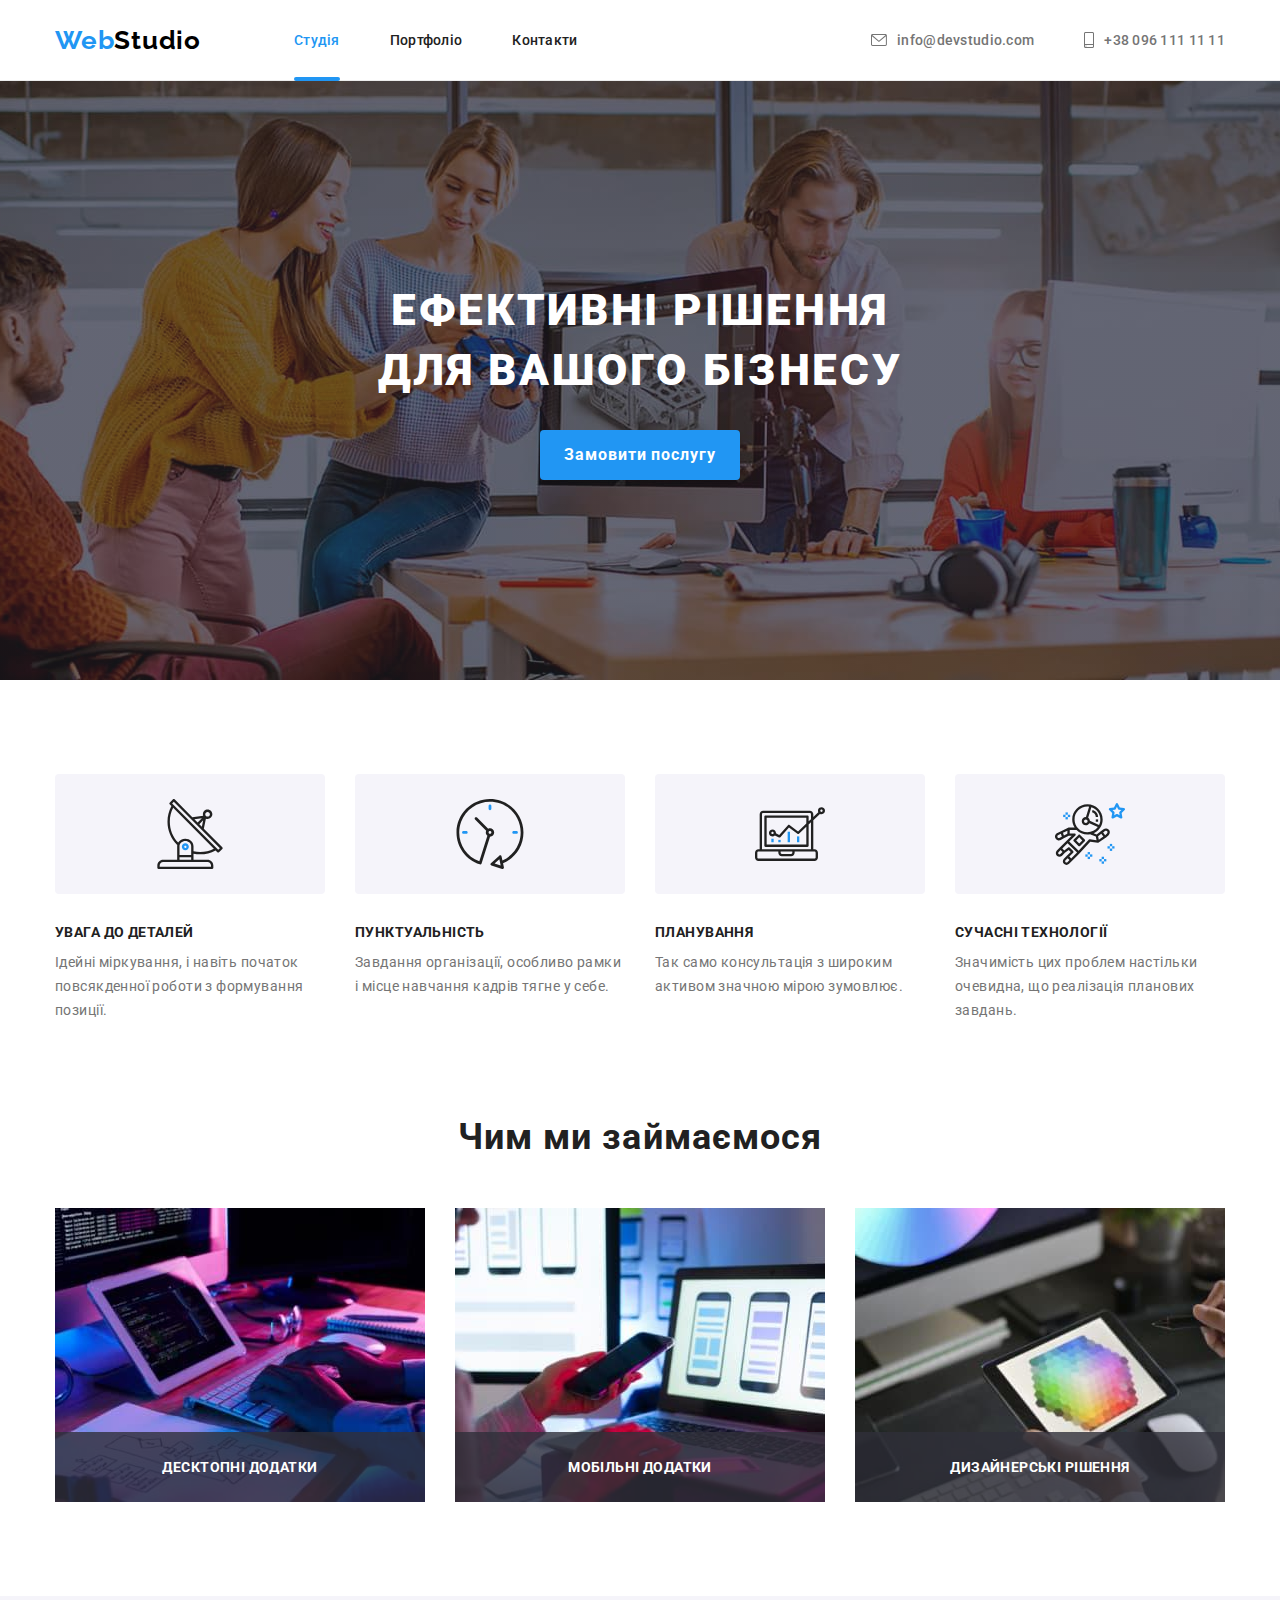
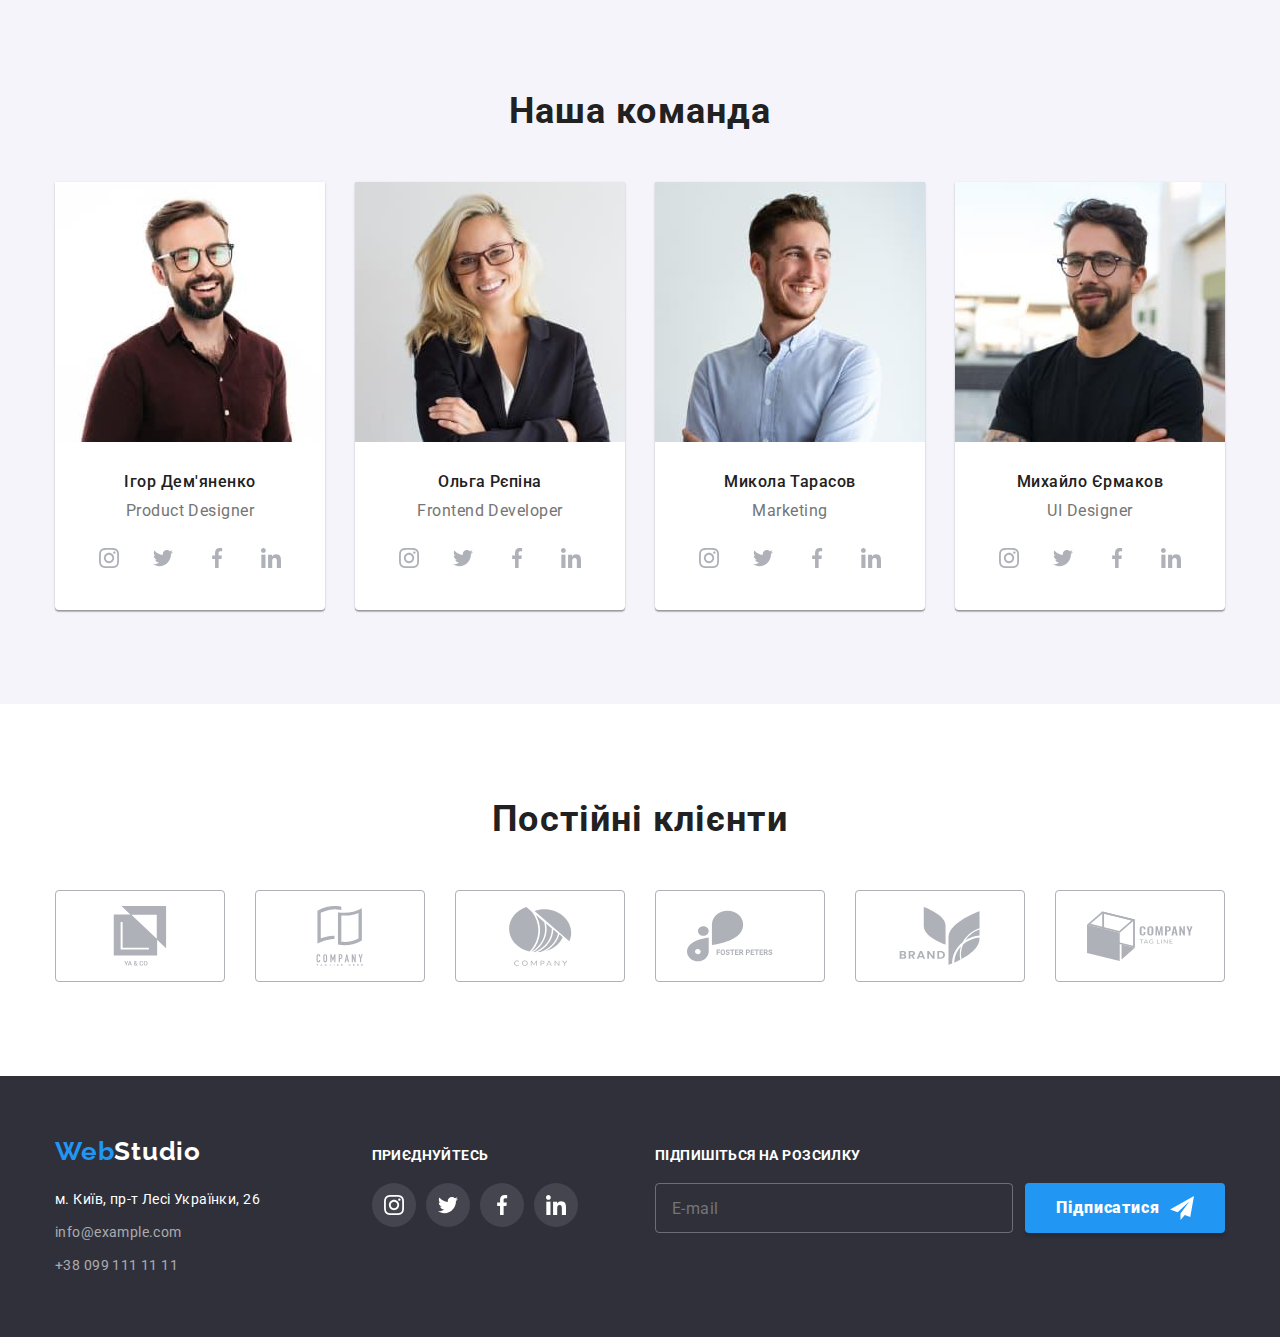
<file: index.html>
<!DOCTYPE html>
<html lang="ru">
<head>
    <meta charset="UTF-8">
    <meta http-equiv="X-UA-Compatible" content="IE=edge">
    <meta name="viewport" content="width=device-width, initial-scale=1.0">
    <title>WebStudio</title>
    <link rel="preconnect" href="https://fonts.googleapis.com">
    <link rel="preconnect" href="https://fonts.gstatic.com" crossorigin>
    <link href="https://fonts.googleapis.com/css2?family=Raleway:wght@700&family=Roboto:wght@400;500;700;900&display=swap"
        rel="stylesheet">
    <link rel="stylesheet" href="https://cdn.jsdelivr.net/npm/modern-normalize@1.1.0/modern-normalize.min.css">
    <link rel="stylesheet" href="./css/reset.css">
    <link rel="stylesheet" href="./css/main.min.css">
</head>
    <body class="page">
        <!--===============Шапка сайту============-->
         <header class="header">
            <div class="container container--header">
                
                    <a href="./index.html" lang="en" class="logo">Web<span class="logo__studio-header">Studio</span> </a>
                    <nav class="navigation">
                    <ul class="site-nav">
                    <li class="site-nav__item"><a class="site-nav__link site-nav__link--current" href=""> Студія</a> </li>
                    <li class="site-nav__item"><a class="site-nav__link" href="./portfolio.html"> Портфоліо</a> </li>
                    <li class="site-nav__item"><a class="site-nav__link" href=""> Контакти</a> </li>
             </ul>
            </nav>
            <ul class="contacts">
            <li class="contacts__item">
                <a href="mailto:info@devstudio.com" class="contacts__link">
                <svg class="contacts__icon" width="16" height="12"> 
                <use href="./images/icons/icons.svg#icon-envelopemail"></use>
            </svg>
            info@devstudio.com
        </a>
    </li>
            <li class="contacts__item">
                <a href="tel:+380961111111" class="contacts__link">
                <svg class="contacts__icon" width="10" height="16">
                    <use href="./images/icons/icons.svg#icon-smartphone"></use>
                </svg> 
                +38 096 111 11 11
            </a>
        </li>
        </ul>
         <button type="button" class="menu-open-button" data-menu-open>
            <svg class="menu-open-button__icon" width="24" height="16">
                <use href="./images/icons/icons.svg#icon-mob-menu"></use>
            </svg>
        </button>
         </div>
                 <div class="backdrop is-hidden" data-menu>
            <div class="mob-menu">
                <div class="mob-menu__content">
                    <ul class="mob-menu__list">
                        <li class="mob-menu__item">
                            <a href="./index.html" class="mob-menu__link mob-menu__link--current">Студия</a>
                        </li>
                        <li class="mob-menu__item">
                            <a href="./portfolio.html" class="mob-menu__link">Портфолио</a>
                        </li>
                        <li class="mob-menu__item">
                            <a href="" class="mob-menu__link">Контакты</a>
                        </li>
                    </ul>
                    <div class="mob-menu__bottom">
                        <a href="tel:+380961111111" class="mob-menu__tel">
                            +38 096 111 11 11
                        </a>
                        <a href="mailto:info@devstudio.com" class="mob-menu__email">
                            info@devstudio.com
                        </a>
                        <ul class="menu-socials-list">
                            <li class="menu-socials-list__item">
                                <a href="" class="menu-socials-list__link">Instagram</a>
                            </li>
                            <li class="menu-socials-list__item">
                                <a href="" class="menu-socials-list__link">Twitter</a>
                            </li>
                            <li class="menu-socials-list__item">
                                <a href="" class="menu-socials-list__link">Facebook</a>
                            </li>
                            <li class="menu-socials-list__item">
                                <a href="" class="menu-socials-list__link">LinkedIn</a>
                            </li>
                        </ul>
                    </div>
                </div>
                <button type="button" class="menu-close-button" data-menu-close>
                    <svg class="menu-close-button__icon" width="19" height="19">
                        <use href="./images/icons/icons.svg#icon-mob-menu-close"></use>
                    </svg>
                </button>
            </div>
        </div>
     </header>
         <!--================Основний контент(HERO)==============-->
         <main>
            <section class="hero">
                <div class="container container--hero">
                <h1 class="hero__title">Ефективні рішення<br/>для вашого бізнесу</h1>
                <button type="button" class="hero__button" data-modal-open>Замовити послугу</button>
            </div>
            </section>
            <!--============== Как мы работаем командой =========-->
            <section class="section section--features">
                <div class="container">
            <h2 class="section__title" hidden>Как мы работаем командой</h2>
            <ul class="features">
                <li class="features__item">
                    <div class="features__icon">
                        <svg width="70" height="70">
                            <use href="./images/icons/icons.svg#icon-antenna"></use>
                        </svg>
                    </div>
                <h3 class="features__title">УВАГА ДО ДЕТАЛЕЙ</h3>
                    <p class="features__desc">Ідейні міркування, і навіть початок повсякденної роботи з формування позиції.</p>
                </li>
                <li class="features__item">
                    <div class="features__icon">
                        <svg width="70" height="70">
                            <use href="./images/icons/icons.svg#icon-clock"></use>
                        </svg>
                    </div>
                    <h3 class="features__title">ПУНКТУАЛЬНІСТЬ</h3>
                    <p class="features__desc">Завдання організації, особливо рамки і місце навчання кадрів тягне у себе.</p>
                </li>
                <li class="features__item">
                    <div class="features__icon">
                        <svg width="70" height="70">
                            <use href="./images/icons/icons.svg#icon-diagram"></use>
                        </svg>
                    </div>
                    <h3 class="features__title">ПЛАНУВАННЯ</h3>
                    <p class="features__desc">Так само консультація з широким активом значною мірою зумовлює.</p>
                </li>
                <li class="features__item">
                    <div class="features__icon">
                        <svg width="70" height="70">
                            <use href="./images/icons/icons.svg#icon-astronaut"></use>
                        </svg>
                    </div>
                   <h3 class="features__title">СУЧАСНІ ТЕХНОЛОГІЇ</h3> 
                   <p class="features__desc">Значимість цих проблем настільки очевидна, що реалізація планових завдань.</p>
                </li>
            </ul>

        </div>
            </section>

            <section class="section section--works">
                <div class="container">
                    <h2 class="section-title">Чим ми займаємося</h2>
                    <ul class="works">
                        <li class="works__item">
                    <img
                    srcset="./images/works/box_1.jpg 1x,
                    ./images/works/box_1-2x.jpg 2x"
                    src="./images/works/box_1.jpg"
                    alt="Руки на клавіатурі перед планшетом"
                    width="370">
                    <div class="works__label">
                            <h3 class="works__title">Десктопні додатки</h3>
                        </div>
                        </li>
                        <li class="works__item">
                    <img
                    srcset="./images/works/box_2.jpg 1x,
                    ./images/works/box_2-2x.jpg 2x"
                    src="./images/works/box_2.jpg"
                    alt="В лівій руці смартфон, права рука - на тачпаді ноутбука. На екрані ноутбука макети смартфонів"
                    width="370">
                    <div class="works__label">
                            <h3 class="works__title">Мобільні додатки</h3>
                        </div>
                        </li>
                        <li class="works__item">
                    <img
                    srcset="./images/works/box_3.jpg 1x,
                    ./images/works/box_3-2x.jpg 2x"
                    src="./images/works/box_3.jpg"
                    alt="В лівій руці планшет, в правій маркер, руки знаходяться над комп'ютерним столом"
                    width="370">
                    <div class="works__label">
                            <h3 class="works__title">Дизайнерські рішення</h3>
                        </div>
                        </li>
                    </ul>
                </div>
         </section>

            <section class="section section--team">
                <div class="container">               
                     <h2 class="section-title">Наша команда</h2>
                    <ul class="team">
                        <li class="team__item">
                    <picture>
                        <source
                            srcset="
                                ./images/team/desktop/team_1.jpg 1x,
                                ./images/team/desktop/team_1-2x.jpg 2x
                            "
                            media="(min-width: 1200px)"
                        >
                        <source
                            srcset="
                                ./images/team/tablet/team_1_tab.jpg 1x,
                                ./images/team/tablet/team_1_tab-2x.jpg 2x
                            "
                            media="(min-width: 768px)"
                        >
                        <source
                            srcset="
                                ./images/team/mobile/team_1_mob.jpg 1x,
                                ./images/team/mobile/team_1_mob-2x.jpg 2x
                            "
                            media="(max-width: 767px)"
                        >                        
                        <img
                            src="./images/team/mobile/team_1_mob.jpg"
                            alt="Мужчина-шатен с бородой и в очках улыбается"
                            class="member-image">
                    </picture>                      
                            <div class="team__content">
                            <h3 class="team__title">Ігор Дем'яненко</h3>
                            <p lang="en" class="team__desc" >Product Designer</p>
                            <ul class="socials">
                                <li class="socials__item">
                                <a href="" class="socials__link">
                                        <svg class="socials__icon" width="20" height="20">
                                            <use href="./images/icons/icons.svg#icon-instagram"></use>
                                        </svg>
                                    </a>
                                </li>
                                <li class="socials__item">
                                <a href="" class="socials__link">
                                    <svg class="socials__icon" width="20" height="20">
                                        <use href="./images/icons/icons.svg#icon-twitter"></use>
                                    </svg>
                                </a>
                            </li>
                            <li class="socials__item">
                                <a href="" class="socials__link">
                                    <svg class="socials__icon" width="20" height="20">
                                        <use href="./images/icons/icons.svg#icon-facebook"></use>
                                    </svg>
                                </a>
                            </li>
                            <li class="socials__item">
                                <a href="" class="socials__link">
                                    <svg class="socials__icon" width="20" height="20">
                                        <use href="./images/icons/icons.svg#icon-linkedin"></use>
                                    </svg>
                                </a>
                            </li>
                            </ul>
                        </div>
                        </li>
                        <li class="team__item">
                    <picture>
                        <source
                            srcset="
                                ./images/team/desktop/team_2.jpg 1x,
                                ./images/team/desktop/team_2-2x.jpg 2x
                            "
                            media="(min-width: 1200px)"
                        >
                        <source
                            srcset="
                                ./images/team/tablet/team_2_tab.jpg 1x,
                                ./images/team/tablet/team_2_tab-2x.jpg 2x
                            "
                            media="(min-width: 768px)"
                        >
                        <source
                            srcset="
                                ./images/team/mobile/team_2_mob.jpg 1x,
                                ./images/team/mobile/team_2_mob-2x.jpg 2x
                            "
                            media="(max-width: 767px)"
                        >
                        <img
                            src="./images/team/mobile/team_2_mob.jpg"
                            alt="Жінка-блондинка в очках посміхається"
                            class="member-image">
                    </picture>
                            <div class="team__content">
                            <h3 class="team__title">Ольга Рєпіна</h3>
                            <p lang="en" class="team__desc">Frontend Developer</p>
                                <ul class="socials">
                                <li class="socials__item">
                                <a href="" class="socials__link">
                                        <svg class="socials__icon" width="20" height="20">
                                            <use href="./images/icons/icons.svg#icon-instagram"></use>
                                        </svg>
                                    </a>
                                </li>
                                <li class="socials__item">
                                <a href="" class="socials__link">
                                    <svg class="socials__icon" width="20" height="20">
                                        <use href="./images/icons/icons.svg#icon-twitter"></use>
                                    </svg>
                                </a>
                            </li>
                            <li class="socials__item">
                                <a href="" class="socials__link">
                                    <svg class="socials__icon" width="20" height="20">
                                        <use href="./images/icons/icons.svg#icon-facebook"></use>
                                    </svg>
                                </a>
                            </li>
                            <li class="socials__item">
                                <a href="" class="socials__link">
                                    <svg class="socials__icon" width="20" height="20">
                                        <use href="./images/icons/icons.svg#icon-linkedin"></use>
                                    </svg>
                                </a>
                            </li>
                            </ul>
                        </div>
                        </li>
                        <li class="team__item">
                    <picture>
                        <source
                            srcset="
                                ./images/team/desktop/team_3.jpg 1x,
                                ./images/team/desktop/team_3-2x.jpg 2x
                            "
                            media="(min-width: 1200px)"
                        >
                        <source
                            srcset="
                                ./images/team/tablet/team_3_tab.jpg 1x,
                                ./images/team/tablet/team_3_tab-2x.jpg 2x
                            "
                            media="(min-width: 768px)"
                        >
                        <source
                            srcset="
                                ./images/team/mobile/team_3_mob.jpg 1x,
                                ./images/team/mobile/team_3_mob-2x.jpg 2x
                            "
                            media="(max-width: 767px)"
                        >
                        <img
                            src="./images/team/mobile/team_3_mob.jpg"
                            alt="Чоловік-шатен посміхається, дивиться в сторону"
                            class="member-image">
                    </picture>
                           <div class="team__content">
                            <h3 class="team__title">Микола Тарасов</h3>
                            <p lang="en" class="team__desc">Marketing</p>
                                <ul class="socials">
                                <li class="socials__item">
                                <a href="" class="socials__link">
                                        <svg class="socials__icon" width="20" height="20">
                                            <use href="./images/icons/icons.svg#icon-instagram"></use>
                                        </svg>
                                    </a>
                                </li>
                                <li class="socials__item">
                                <a href="" class="socials__link">
                                    <svg class="socials__icon" width="20" height="20">
                                        <use href="./images/icons/icons.svg#icon-twitter"></use>
                                    </svg>
                                </a>
                            </li>
                            <li class="socials__item">
                                <a href="" class="socials__link">
                                    <svg class="socials__icon" width="20" height="20">
                                        <use href="./images/icons/icons.svg#icon-facebook"></use>
                                    </svg>
                                </a>
                            </li>
                            <li class="socials__item">
                                <a href="" class="socials__link">
                                    <svg class="socials__icon" width="20" height="20">
                                        <use href="./images/icons/icons.svg#icon-linkedin"></use>
                                    </svg>
                                </a>
                            </li>
                            </ul>
                        </div>
                        </li>
                        <li class="team__item">
                    <picture>
                        <source
                            srcset="
                                ./images/team/desktop/team_4.jpg 1x,
                                ./images/team/desktop/team_4-2x.jpg 2x
                            "
                            media="(min-width: 1200px)"
                        >
                        <source
                            srcset="
                                ./images/team/tablet/team_4_tab.jpg 1x,
                                ./images/team/tablet/team_4_tab-2x.jpg 2x
                            "
                            media="(min-width: 768px)"
                        >
                        <source
                            srcset="
                                ./images/team/mobile/team_4_mob.jpg 1x,
                                ./images/team/mobile/team_4_mob-2x.jpg 2x
                            "
                            media="(max-width: 767px)"
                        >                    
                        <img
                            src="./images/team/mobile/team_4.jpg"
                            alt="Чоловік-брюнет з бородою і в очках посміхається"
                            class="member-image">
                    </picture>
                    <div class="team__content">
                            <h3 class="team__title">Михайло Єрмаков</h3>
                            <p lang="en" class="team__desc">UI Designer</p>
                                <ul class="socials">
                                <li class="socials__item">
                                <a href="" class="socials__link">
                                        <svg class="socials__icon" width="20" height="20">
                                            <use href="./images/icons/icons.svg#icon-instagram"></use>
                                        </svg>
                                    </a>
                                </li>
                                <li class="socials__item">
                                <a href="" class="socials__link">
                                    <svg class="socials__icon" width="20" height="20">
                                        <use href="./images/icons/icons.svg#icon-twitter"></use>
                                    </svg>
                                </a>
                            </li>
                            <li class="socials__item">
                                <a href="" class="socials__link">
                                    <svg class="socials__icon" width="20" height="20">
                                        <use href="./images/icons/icons.svg#icon-facebook"></use>
                                    </svg>
                                </a>
                            </li>
                            <li class="socials__item">
                                <a href="" class="socials__link">
                                    <svg class="socials__icon" width="20" height="20">
                                        <use href="./images/icons/icons.svg#icon-linkedin"></use>
                                    </svg>
                                </a>
                            </li>
                            </ul>
                        </div>
                        </li>
                    </ul>
                </div>

            </section>

            <section class="section">
            <div class="container">
                <h2 class="section-title">Постійні клієнти</h2>
                <ul class="clients">
                    <li class="clients__item">
                        <a href="" class="clients__link">
                            <svg class="clients__icon" width="106" height="60">
                                <use href="./images/icons/icons.svg#icon-client-1"></use>
                            </svg>
                        </a>
                    </li>
                    <li class="clients__item">
                        <a href="" class="clients__link">
                            <svg class="clients__icon" width="106" height="60">
                                <use href="./images/icons/icons.svg#icon-client-2"></use>
                            </svg>
                        </a>
                    </li>
                    <li class="clients__item">
                        <a href="" class="clients__link">
                            <svg class="clients__icon" width="106" height="60">
                                <use href="./images/icons/icons.svg#icon-client-3"></use>
                            </svg>
                        </a>
                    </li>
                    <li class="clients__item">
                        <a href="" class="clients__link">
                            <svg class="clients__icon" width="106" height="60">
                                <use href="./images/icons/icons.svg#icon-client-4"></use>
                            </svg>
                        </a>
                    </li>
                    <li class="clients__item">
                        <a href="" class="clients__link">
                            <svg class="clients__icon" width="106" height="60">
                                <use href="./images/icons/icons.svg#icon-client-5"></use>
                            </svg>
                        </a>
                    </li>
                    <li class="clients__item">
                        <a href="" class="clients__link">
                            <svg class="clients__icon" width="106" height="60">
                                <use href="./images/icons/icons.svg#icon-client-6"></use>
                            </svg>
                        </a>
                    </li>
    
                 </ul>
             </div>
        </section>
         </main>
         <!--=======================Підвал(FOOTER)====================-->
         <footer>
            <div class="container container--footer">
                 <div class="footer-block">
            <a href="./index.html" lang="en" class="logo">Web<span class="logo__studio-footer">Studio</span></a>
            <address class="address">
            <ul class="address__list">
                <li class="address__item"><a class="address__map" href="https://goo.gl/maps/Gebt9AiKVz2ZTQdTA" target="_blank">м. Київ, пр-т Лесі Українки, 26</a></li>
                <li class="address__item"><a class="address__link" href="mailto:info@devstudio.com"> info@example.com</a></li>
                <li class="address__item"><a class="address__link" href="tel:+380991111111"> +38 099 111 11 11</a></li>
            </ul>
            </address>
        </div>
         <div class="footer-block">
                <h3 class="footer-block__subtitle">приєднуйтесь</h3>
                <ul class="socials">
                    <li class="socials__item">
                        <a href="" class="socials__link">
                            <svg class="socials__icon" width="20" height="20">
                                <use href="./images/icons/icons.svg#icon-instagram"></use>
                            </svg>
                        </a>
                    </li>
                    <li class="socials__item">
                        <a href="" class="socials__link">
                            <svg class="socials__icon" width="20" height="20">
                                <use href="./images/icons/icons.svg#icon-twitter"></use>
                            </svg>
                        </a>
                    </li>
                    <li class="socials__item">
                        <a href="" class="socials__link">
                            <svg class="socials__icon" width="20" height="20">
                                <use href="./images/icons/icons.svg#icon-facebook"></use>
                            </svg>
                        </a>
                    </li>
                    <li class="socials__item">
                        <a href="" class="socials__link">
                            <svg class="socials__icon" width="20" height="20">
                                <use href="./images/icons/icons.svg#icon-linkedin"></use>
                            </svg>
                        </a>
                    </li>
                </ul>
            </div>
            <div class="footer-block">
                <h3 class="footer-block__subtitle">Підпишіться на розсилку</h3>
                <form class="subscriprion-form" autocomplete="off">
                    <div class="subscriprion-form__email">
                        <input
                            type="email" 
                            class="subscriprion-form__input" 
                            name="email"
                            id="email"
                            placeholder="E-mail"
                            pattern="[a-z0-9._%+-]+@[a-z0-9.-]+\.[a-z]{2,}$"
                            title="Приклад правильної адреси електронної пошти: email@mail.com"
                            required
                        >
                        <label for="email" class="subscriprion-form__label visually-hidden">E-mail</label>
                    </div>
                    <button type="submit" class="subscription-button">
                        <b class="subscription-button__data">
                            Підписатися
                            <svg class="subscription-button__icon" width="24" height="24">
                                <use href="./images/icons/icons.svg#icon-send"></use>
                            </svg>
                        </b>
                    </button>
                </form>
            </div>
        </div>
         </footer>
       
<!--=-============= модальнe вікно======== -->
    <div class="backdrop is-hidden" data-modal>
        <div class="modal">
            <button type="button" class="close-button" data-modal-close>
                <svg class="close-button__icon" width="18" height="18">
                    <use href="./images/icons/icons.svg#icon-close"></use>
                </svg>
            </button>
            <h3 class="modal__title">Залиште свої дані, ми вам передзвонимо</h3>
            <form class="modal__form" autocomplete="on">
                <div class="modal__field">
                    <input
                        type="text"
                        class="modal__input"
                        name="modal-name"
                        id="modal__name"
                        required
                    >
                    <label for="modal__name" class="modal__label">Ім'я</label>
                    <svg class="modal__icon" width="18" height="18">
                        <use href="./images/icons/icons.svg#icon-form-person-black"></use>
                    </svg>
                </div>
                 <div class="modal__field">
                    <input
                        type="tel"
                        class="modal__input"
                        name="modal-tel"
                        id="modal__tel"
                        minlength="10"
                        required
                        >
                    <label for="modal__tel" class="modal__label">Телефон</label>
                    <svg class="modal__icon" width="18" height="18">
                        <use href="./images/icons/icons.svg#icon-form-phone-black"></use>
                    </svg>
                </div>
                <div class="modal__field">
                    <input
                        type="email"
                        class="modal__input"
                        name="modal-email"
                        id="modal__email"
                        pattern="[a-z0-9._%+-]+@[a-z0-9.-]+\.[a-z]{2,}$"
                        title="Приклад правильної адреси електронної пошти: email@mail.com"
                        required
                        >
                    <label for="modal__email" class="modal__label">Пошта</label>
                    <svg class="modal__icon" width="18" height="18">
                        <use href="./images/icons/icons.svg#icon-form-email-black"></use>
                    </svg>
                </div>
                 <div class="modal__field">
                    <textarea
                        class="modal__input comment"
                        name="modal-comment"
                        id="modal__comment"
                        placeholder="Введіть текст"
                        ></textarea>
                    <label for="modal__comment" class="modal__label">Коментар</label>
                </div>
                <div class="modal__agreement">
                    <label for="modal__checkbox" class="modal__checkbox__label">
                        <input
                            type="checkbox"
                            class="modal__checkbox visually-hidden"
                            name="agreement-for-subscription"
                            id="modal__checkbox"
                            value="yes"
                            required
                        >
                        <svg class="modal__checkbox__icon" width="16" height="15">
                            <use href="./images/icons/icons.svg#icon-checkbox"></use>
                        </svg>
                        <b lang="uk">Погоджуюся з розсилкою та приймаю <a href="" class="agreement-link">Умови договору</a></b>
                    </label>                   
                </div>
                <button type="submit" class="modal__button">
                        Відправити
                </button>
            </form>
        </div>
    </div>

<!-- скрипт модального вікна -->
    <script src="./js/modal.js"></script>
<!-- скрипт мобільного меню -->
    <script src="./js/mobile-menu.js"></script>

 </body>
</html>
</file>
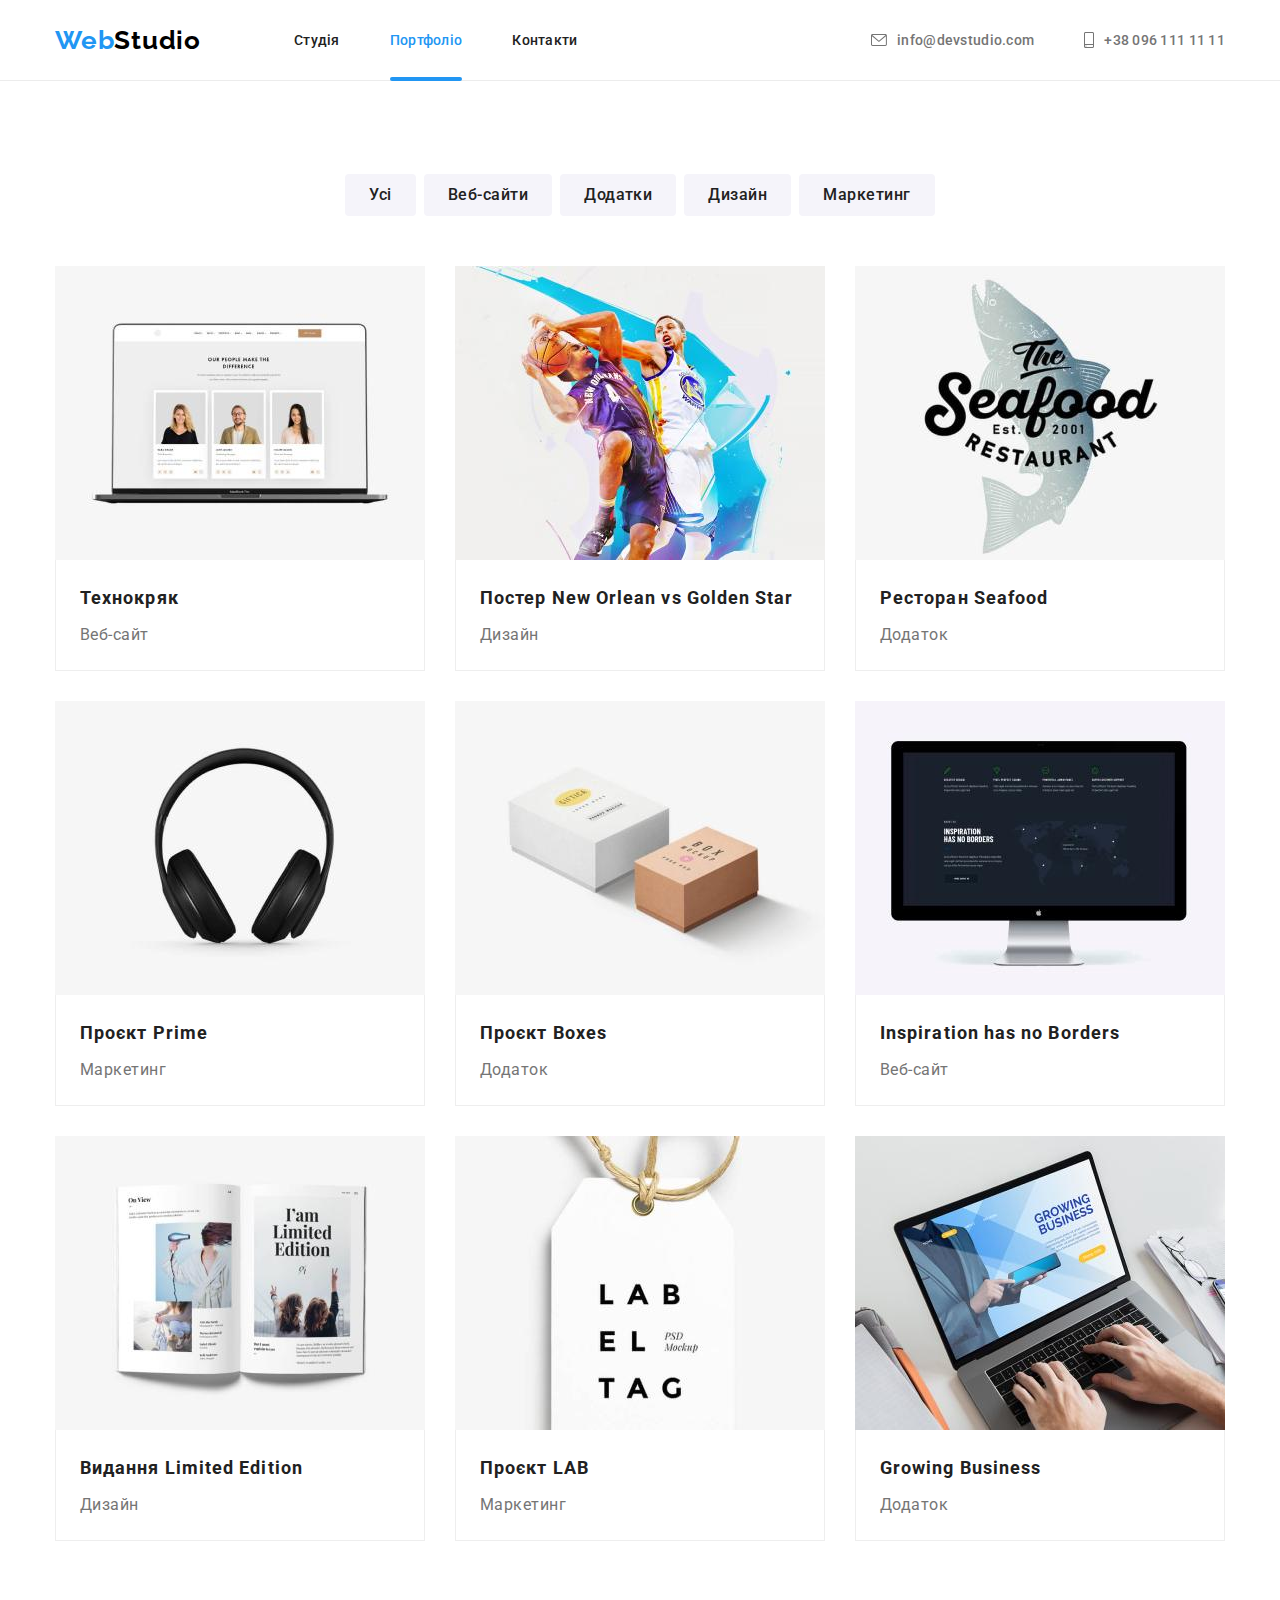
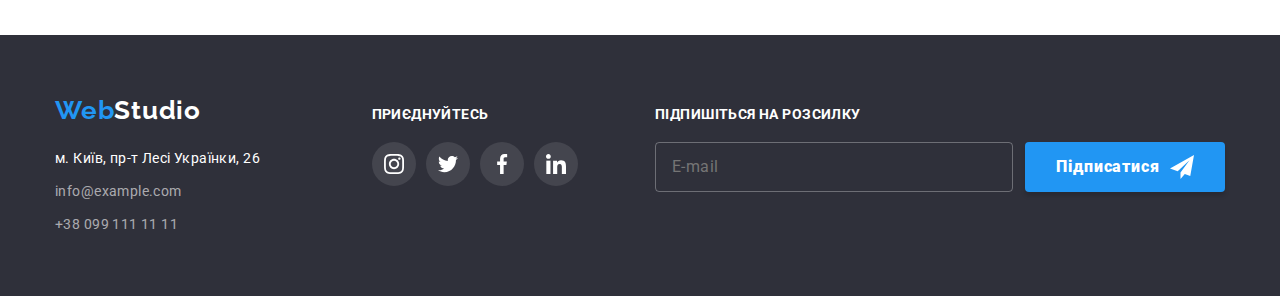
<file: portfolio.html>
<!DOCTYPE html>
<html lang="ru">
<head>
    <meta charset="UTF-8">
    <meta http-equiv="X-UA-Compatible" content="IE=edge">
    <meta name="viewport" content="width=device-width, initial-scale=1.0">
    <title>WebStudio</title>
    <link rel="preconnect" href="https://fonts.googleapis.com">
    <link rel="preconnect" href="https://fonts.gstatic.com" crossorigin>
    <link href="https://fonts.googleapis.com/css2?family=Raleway:wght@700&family=Roboto:wght@400;500;700;900&display=swap"
        rel="stylesheet">
        <link rel="stylesheet" href="https://cdn.jsdelivr.net/npm/modern-normalize@1.1.0/modern-normalize.min.css">
    <link rel="stylesheet" href="./css/reset.css">
    <link rel="stylesheet" href="./css/main.min.css">
</head>

<body class="page">
    <!--========= Шапка сайту ========-->
    <header class="header">
         <div class="container container--header">
        
            <a  href="./index.html" class="logo" lang="en" >Web<span class="logo__studio-header">Studio</span></a>
            <nav>
            <ul class="site-nav">
                <li class="site-nav__item"><a class="site-nav__link" href="./index.html" >Студія</a></li>
                <li class="site-nav__item"><a class="site-nav__link site-nav__link--current" href="./portfolio.html">Портфоліо</a></li>
                <li class="site-nav__item"><a class="site-nav__link" href="">Контакти</a></li>
            </ul>
        </nav>
    
        <ul class="contacts">
            <li class="contacts__item">
                <a href="mailto:info@devstudio.com" class="contacts__link">
                    <svg class="contacts__icon" width="16" height="12">
                        <use href="./images/icons/icons.svg#icon-envelopemail"></use>
                    </svg>
                    info@devstudio.com
                </a>
                </li>
            <li class="contacts__item">
                <a href="tel:+380961111111" class="contacts__link">
                <svg class="contacts__icon" width="10" height="16">
                    <use href="./images/icons/icons.svg#icon-smartphone"></use>
                </svg>
                +38 096 111 11 11
            </a>
        </li>
     </ul>
        <button type="button" class="menu-open-button" data-menu-open>
         <svg class="menu-open-button__icon" width="24" height="16">
         <use href="./images/icons/icons.svg#icon-mob-menu"></use>
                </svg>
            </button>
        </div>
        <div class="backdrop is-hidden" data-menu>
            <div class="mob-menu">
                <div class="mob-menu__content">
                    <ul class="mob-menu__list">
                        <li class="mob-menu__item">
                            <a href="./index.html" class="mob-menu__link">Студия</a>
                        </li>
                        <li class="mob-menu__item">
                            <a href="./portfolio.html" class="mob-menu__link mob-menu__link--current">Портфолио</a>
                        </li>
                        <li class="mob-menu__item">
                            <a href="" class="mob-menu__link">Контакты</a>
                        </li>
                    </ul>
                    <div class="mob-menu__bottom">
                        <a href="tel:+380961111111" class="mob-menu__tel">
                            +38 096 111 11 11
                        </a>
                        <a href="mailto:info@devstudio.com" class="mob-menu__email">
                            info@devstudio.com
                        </a>
                        <ul class="menu-socials-list">
                            <li class="menu-socials-list__item">
                                <a href="" class="menu-socials-list__link">Instagram</a>
                            </li>
                            <li class="menu-socials-list__item">
                                <a href="" class="menu-socials-list__link">Twitter</a>
                            </li>
                            <li class="menu-socials-list__item">
                                <a href="" class="menu-socials-list__link">Facebook</a>
                            </li>
                            <li class="menu-socials-list__item">
                                <a href="" class="menu-socials-list__link">LinkedIn</a>
                            </li>
                        </ul>
                    </div>
                </div>
                <button type="button" class="menu-close-button" data-menu-close>
                    <svg class="menu-close-button__icon" width="19" height="19">
                        <use href="./images/icons/icons.svg#icon-mob-menu-close"></use>
             </svg>
         </button>
    </div>
 </div>
</header>
<!--================Основний контент(HERO)==============-->
<main>
    <section class="section">
        <div class="container">
        <h1 class="section-title visually-hidden">Портфоліо</h1>
        <ul class="filters">
            <li class="filters__item">
                <button type="button" class="filters__button active" >Усі</button>
            </li>
            <li class="filters__item">
                <button type="button" class="filters__button" >Веб-сайти</button> 
            </li>
            <li class="filters__item">
                <button type="button" class="filters__button" >Додатки</button> 
            </li>
            <li class="filters__item">
                <button type="button" class="filters__button" >Дизайн</button> 
            </li>
            <li class="filters__item">
                <button type="button" class="filters__button" >Маркетинг</button> 
            </li>
        </ul>
<ul class="projects">
    <li class ="projects__item">
<a href="" class="projects__link">
    <div class="projects__thumb">
                            <picture>
                                <source
                                    srcset="
                                        ./images/portfolio/desktop/project_1.jpg 1x,
                                        ./images/portfolio/desktop/project_1-2x.jpg 2x
                                    "
                                    media="(min-width: 1200px)"
                                >
                                <source
                                    srcset="
                                        ./images/portfolio/tablet/project_1_tab.jpg 1x,
                                        ./images/portfolio/tablet/project_1_tab-2x.jpg 2x
                                    "
                                    media="(min-width: 768px)"
                                >
                                <source
                                    srcset="
                                        ./images/portfolio/mobile/project_1_mob.jpg 1x,
                                        ./images/portfolio/mobile/project_1_mob-2x.jpg 2x
                                    "
                                    media="(max-width: 767px)"
                                >
                                <img
                                    src="./images/portfolio/mobile/project_1_mob.jpg"
                                    alt="Веб-сайт на екрані макбука"
                                >
                            </picture>
    <div class="projects__overlay">
            <p class="projects__text">
Ресурс пропонує комплексні пропозиції з різним рівнем функціоналу та сервісів. 
Все це дозволить відвідувачу отримати вичерпні відомості про компанію чи приватну особу.
            </p>
        </div>
    </div>
   <div class="projects__content">
    <h2 class="projects__title" >Технокряк</h2>
    <p class="projects__desc" >Веб-сайт</p>
</div>
</a>
    </li>
    <li class ="projects__item">
<a href="" class="projects__link">
    <div class="projects__thumb">
                        <picture>
                            <source
                                srcset="
                                    ./images/portfolio/desktop/project_2.jpg 1x,
                                    ./images/portfolio/desktop/project_2-2x.jpg 2x
                                "
                                media="(min-width: 1200px)"
                            >
                            <source
                                srcset="
                                    ./images/portfolio/tablet/project_2_tab.jpg 1x,
                                    ./images/portfolio/tablet/project_2_tab-2x.jpg 2x
                                "
                                media="(min-width: 768px)"
                            >
                            <source
                                srcset="
                                    ./images/portfolio/mobile/project_2_mob.jpg 1x,
                                    ./images/portfolio/mobile/project_2_mob-2x.jpg 2x
                                "
                                media="(max-width: 767px)"
                            >
                            <img
                                src="./images/portfolio/mobile/project_2_mob.jpg"
                                alt="Два баскетболісти"
                            >
                        </picture>
    <div class="projects__overlay">
        <p class="projects__text">
Ресурс пропонує комплексні пропозиції з різним рівнем функціоналу та сервісів. 
Все це дозволить відвідувачу отримати вичерпні відомості про компанію чи приватну особу.
        </p>
    </div>
</div>
    <div class="projects__content">
    <h2 class="projects__title" >Постер New Orlean vs Golden Star</h2>
    <p class="projects__desc" >Дизайн</p>
</div>
</a>
</li>
    <li class ="projects__item">
<a href="" class="projects__link">
    <div class="projects__thumb">
                        <picture>
                            <source
                                srcset="
                                    ./images/portfolio/desktop/project_3.jpg 1x,
                                    ./images/portfolio/desktop/project_3-2x.jpg 2x
                                "
                                media="(min-width: 1200px)"
                            >
                            <source
                                srcset="
                                    ./images/portfolio/tablet/project_3_tab.jpg 1x,
                                    ./images/portfolio/tablet/project_3_tab-2x.jpg 2x
                                "
                                media="(min-width: 768px)"
                            >
                            <source
                                srcset="
                                    ./images/portfolio/mobile/project_3_mob.jpg 1x,
                                    ./images/portfolio/mobile/project_3_mob-2x.jpg 2x
                                "
                                media="(max-width: 767px)"
                            >
                            <img
                                src="./images/portfolio/mobile/project_3_mob.jpg"
                                alt="Напівпрозора риба і надпис на першому плані"
                            >
                        </picture>
    <div class="projects__overlay">
        <p class="projects__text">
Ресурс пропонує комплексні пропозиції з різним рівнем функціоналу та сервісів. 
Все це дозволить відвідувачу отримати вичерпні відомості про компанію чи приватну особу.
        </p>
    </div>    
</div>
    <div class="projects__content">
    <h2 class="projects__title" >Ресторан Seafood</h2>
    <p class="projects__desc" >Додаток</p>
</div>
</a>
    </li>
    <li class ="projects__item">
<a href="" class="projects__link">
    <div class="projects__thumb">
                        <picture>
                            <source
                                srcset="
                                    ./images/portfolio/desktop/project_4.jpg 1x,
                                    ./images/portfolio/desktop/project_4-2x.jpg 2x
                                "
                                media="(min-width: 1200px)"
                            >
                            <source
                                srcset="
                                    ./images/portfolio/tablet/project_4_tab.jpg 1x,
                                    ./images/portfolio/tablet/project_4_tab-2x.jpg 2x
                                "
                                media="(min-width: 768px)"
                            >
                            <source
                                srcset="
                                    ./images/portfolio/mobile/project_4_mob.jpg 1x,
                                    ./images/portfolio/mobile/project_4_mob-2x.jpg 2x
                                "
                                media="(max-width: 767px)"
                            >
                            <img
                                src="./images/portfolio/mobile/project_4_mob.jpg"
                                alt="Навушники"
                            >
                        </picture>
    <div class="projects__overlay">
        <p class="projects__text">
Ресурс пропонує комплексні пропозиції з різним рівнем функціоналу та сервісів. 
Все це дозволить відвідувачу отримати вичерпні відомості про компанію чи приватну особу.
        </p>
    </div>
</div>
    <div class="projects__content">
    <h2 class="projects__title" >Проєкт Prime</h2>
    <p class="projects__desc" >Маркетинг</p>
</div>
</a>
</li>
    <li class ="projects__item">
<a href="" class="projects__link">
    <div class="projects__thumb">
                        <picture>
                            <source
                                srcset="
                                    ./images/portfolio/desktop/project_5.jpg 1x,
                                    ./images/portfolio/desktop/project_5-2x.jpg 2x
                                "
                                media="(min-width: 1200px)"
                            >
                            <source
                                srcset="
                                    ./images/portfolio/tablet/project_5_tab.jpg 1x,
                                    ./images/portfolio/tablet/project_5_tab-2x.jpg 2x
                                "
                                media="(min-width: 768px)"
                            >
                            <source
                                srcset="
                                    ./images/portfolio/mobile/project_5_mob.jpg 1x,
                                    ./images/portfolio/mobile/project_5_mob-2x.jpg 2x
                                "
                                media="(max-width: 767px)"
                            >
                            <img
                                src="./images/portfolio/mobile/project_5_mob.jpg"
                                alt="Дві коробки"
                            >
                        </picture>
    <div class="projects__overlay">
        <p class="projects__text">
Ресурс пропонує комплексні пропозиції з різним рівнем функціоналу та сервісів. 
Все це дозволить відвідувачу отримати вичерпні відомості про компанію чи приватну особу.
        </p>
    </div>
</div>
    <div class="projects__content">
    <h2 class="projects__title" >Проєкт Boxes</h2>
    <p class="projects__desc" >Додаток</p>
</div>
</a>
    </li>
    <li class ="projects__item">
<a href="" class="projects__link">
    <div class="projects__thumb">
                        <picture>
                            <source
                                srcset="
                                    ./images/portfolio/desktop/project_6.jpg 1x,
                                    ./images/portfolio/desktop/project_6-2x.jpg 2x
                                "
                                media="(min-width: 1200px)"
                            >
                            <source
                                srcset="
                                    ./images/portfolio/tablet/project_6_tab.jpg 1x,
                                    ./images/portfolio/tablet/project_6_tab-2x.jpg 2x
                                "
                                media="(min-width: 768px)"
                            >
                            <source
                                srcset="
                                    ./images/portfolio/mobile/project_6_mob.jpg 1x,
                                    ./images/portfolio/mobile/project_6_mob-2x.jpg 2x
                                "
                                media="(max-width: 767px)"
                            >
                            <img
                                src="./images/portfolio/mobile/project_6_mob.jpg"
                                alt="Монітор з веб-сайтом на екрані"
                            >
                    </picture>
    <div class="projects__overlay">
        <p class="projects__text">
Ресурс пропонує комплексні пропозиції з різним рівнем функціоналу та сервісів. 
Все це дозволить відвідувачу отримати вичерпні відомості про компанію чи приватну особу.
        </p>
    </div>
</div>
    <div class="projects__content">
    <h2 class="projects__title" >Inspiration has no Borders</h2>
    <p class="projects__desc" >Веб-сайт</p>
</div>
</a>
    </li>
    <li class ="projects__item">
<a href="" class="projects__link">
    <div class="projects__thumb">
                        <picture>
                            <source
                                srcset="
                                    ./images/portfolio/desktop/project_7.jpg 1x,
                                    ./images/portfolio/desktop/project_7-2x.jpg 2x
                                "
                                media="(min-width: 1200px)"
                            >
                            <source
                                srcset="
                                    ./images/portfolio/tablet/project_7_tab.jpg 1x,
                                    ./images/portfolio/tablet/project_7_tab-2x.jpg 2x
                                "
                                media="(min-width: 768px)"
                            >
                            <source
                                srcset="
                                    ./images/portfolio/mobile/project_7_mob.jpg 1x,
                                    ./images/portfolio/mobile/project_7_mob-2x.jpg 2x
                                "
                                media="(max-width: 767px)"
                            >
                            <img
                                src="./images/portfolio/mobile/project_7_mob.jpg"
                                alt="Відкритий журнал"
                            >
                     </picture>
    <div class="projects__overlay">
        <p class="projects__text">
Ресурс пропонує комплексні пропозиції з різним рівнем функціоналу та сервісів. 
Все це дозволить відвідувачу отримати вичерпні відомості про компанію чи приватну особу.
        </p>
    </div>
</div>
    <div class="projects__content">
    <h2 class="projects__title" >Видання Limited Edition</h2>
    <p class="projects__desc" >Дизайн</p>
</div>
</a>
    </li>
    <li class ="projects__item">
<a href="" class="projects__link">
    <div class="projects__thumb">
                        <picture>
                            <source
                                srcset="
                                    ./images/portfolio/desktop/project_8.jpg 1x,
                                    ./images/portfolio/desktop/project_8-2x.jpg 2x
                                "
                                media="(min-width: 1200px)"
                            >
                            <source
                                srcset="
                                    ./images/portfolio/tablet/project_8_tab.jpg 1x,
                                    ./images/portfolio/tablet/project_8_tab-2x.jpg 2x
                                "
                                media="(min-width: 768px)"
                            >
                            <source
                                srcset="
                                    ./images/portfolio/mobile/project_8_mob.jpg 1x,
                                    ./images/portfolio/mobile/project_8_mob-2x.jpg 2x
                                "
                                media="(max-width: 767px)"
                            >
                            <img
                                src="./images/portfolio/mobile/project_8_mob.jpg"
                                alt="Етикетка"
                            >
                    </picture>
    <div class="projects__overlay">
        <p class="projects__text">
Ресурс пропонує комплексні пропозиції з різним рівнем функціоналу та сервісів. 
Все це дозволить відвідувачу отримати вичерпні відомості про компанію чи приватну особу.
        </p>
    </div>
</div>
    <div class="projects__content">
    <h2 class="projects__title" >Проєкт LAB</h2>
    <p class="projects__desc" >Маркетинг</p>
</div>
</a>
    </li>
    <li class ="projects__item">
<a href="" class="projects__link">
    <div class="projects__thumb">
                        <picture>
                            <source
                                srcset="
                                    ./images/portfolio/desktop/project_9.jpg 1x,
                                    ./images/portfolio/desktop/project_9-2x.jpg 2x
                                "
                                media="(min-width: 1200px)"
                            >
                            <source
                                srcset="
                                    ./images/portfolio/tablet/project_9_tab.jpg 1x,
                                    ./images/portfolio/tablet/project_9_tab-2x.jpg 2x
                                "
                                media="(min-width: 768px)"
                            >
                            <source
                                srcset="
                                    ./images/portfolio/mobile/project_9_mob.jpg 1x,
                                    ./images/portfolio/mobile/project_9_mob-2x.jpg 2x
                                "
                                media="(max-width: 767px)"
                            >
                            <img
                                src="./images/portfolio/mobile/project_9_mob.jpg"
                                alt="Руки на клавіатурі ноутбука"
                            >
                    </picture>
    <div class="projects__overlay">
        <p class="projects__text">
Ресурс пропонує комплексні пропозиції з різним рівнем функціоналу та сервісів. 
Все це дозволить відвідувачу отримати вичерпні відомості про компанію чи приватну особу.
        </p>
    </div>
</div>
    <div class="projects__content">
    <h2 class="projects__title">Growing Business</h2>
    <p class="projects__desc" >Додаток</p>
</div>
</a>
    </li>
</ul>
</div>
 </section>
</main>

<!--=========== підвал сайту(FOOTER) ===============-->
    <footer>
        <div class="container container--footer">
            <div class="footer-block">
        <a class="logo" href="./index.html" lang="en" >Web<span class="logo__studio-footer">Studio</span></a>
        <address class="address">
            <ul class="address__list">
                <li class="address__item"><a class="address__map" href="https://goo.gl/maps/fksLgXk4oVLqper47" >м. Київ, пр-т Лесі Українки, 26</a></li>
                <li class="address__item"><a class="address__link" href="mailto:info@example.com">info@example.com</a></li>
                <li class="address__item"><a class="address__link" href="tel:+380991111111" >+38 099 111 11 11</a></li>
            </ul>
        </address>
         </div>
            <div class="footer-block">
                <h3 class="footer-block__subtitle">приєднуйтесь</h3>
                <ul class="socials">
                    <li class="socials__item">
                        <a href="" class="socials__link">
                            <svg class="socials__icon" width="20" height="20">
                                <use href="./images/icons/icons.svg#icon-instagram"></use>
                            </svg>
                        </a>
                    </li>
                    <li class="socials__item">
                        <a href="" class="socials__link">
                            <svg class="socials__icon" width="20" height="20">
                                <use href="./images/icons/icons.svg#icon-twitter"></use>
                            </svg>
                        </a>
                    </li>
                    <li class="socials__item">
                        <a href="" class="socials__link">
                            <svg class="socials__icon" width="20" height="20">
                                <use href="./images/icons/icons.svg#icon-facebook"></use>
                            </svg>
                        </a>
                    </li>
                    <li class="socials__item">
                        <a href="" class="socials__link">
                            <svg class="socials__icon" width="20" height="20">
                                <use href="./images/icons/icons.svg#icon-linkedin"></use>
                            </svg>
                        </a>
                    </li>
                </ul>
            </div>
                <div class="footer-block">
                <h3 class="footer-block__subtitle">Підпишіться на розсилку</h3>
                <form class="subscriprion-form" autocomplete="off">
                    <div class="subscriprion-form__email">
                        <input type="email"
                         class="subscriprion-form__input"
                          name="email"
                           id="email"
                            placeholder="E-mail"
                            pattern="[a-z0-9._%+-]+@[a-z0-9.-]+\.[a-z]{2,}$"
                            title="Приклад правильної адреси електронної пошти: email@mail.com" required>
                        <label for="email" class="subscriprion-form__label visually-hidden">E-mail</label>
                    </div>
                    <button type="submit" class="subscription-button">
                        <b class="subscription-button__data">
                            Підписатися
                            <svg class="subscription-button__icon" width="24" height="24">
                                <use href="./images/icons/icons.svg#icon-send"></use>
                            </svg>
                        </b>
                    </button>
                </form>
            </div>
    </div>
    </footer>

<!-- скрипт мобильного меню -->
   <script src="./js/mobile-menu.js"></script>
  </body>
</html>
</file>
<file: css/main.min.css>
:root{--primary-text-color: #757575;--accent-color: #2196f3;--title-text-color: #212121;--order-title-text-color: #fff;--primary-bg-color: #fff;--footer-bg-color: #2f303a;--footer-contacts-color: rgba(255, 255, 255, 0.6);--logo-studio-header-color: #000;--secondary-bg-color: #f5f4fa;--background-color-hero-btn: #188CE8;--border-color: #ECECEC;--border-portfolio: #eeeeee;--hero-overlay-color: rgba(47, 48, 58, 0.4);--footer-social-bg-color: rgba(255, 255, 255, 0.1);--team-social-icon-color: #afb1b8;--project-overlay-color: rgba(33, 150, 243, 0.9);--work-overlay-color: rgba(47, 48, 58, 0.8);--backdrop-color: rgba(0, 0, 0, 0.2);--modal-btn-hover: #188ce8;--primary-animation: 250ms cubic-bezier(0.4, 0, 0.2, 1);--main-margin: 30px;--secondary-margin: 50px;--small-margin: 10px;--portfolio-address-margin: 20px;--main-title-size: 16px;--main-text-size: 14px;--main-border-radius: 4px}p,h1,h2,h3,h4{margin:0}ul{margin:0;padding-left:0;list-style:none}input{outline:none}img{display:block;max-width:100%;height:auto}body{font-family:"Roboto",sans-serif;letter-spacing:.03em;color:var(--primary-text-color);background-color:var(--primary-bg-color);padding-top:60px}@media screen and (min-width: 768px){body{padding-top:80px}}.visually-hidden{position:absolute;width:1px;height:1px;margin:-1px;padding:0;overflow:hidden;border:0;clip:rect(0 0 0 0)}.subscription-button,.hero__button,.modal__button{width:200px;height:50px;font-family:inherit;font-size:16px;font-weight:700;line-height:1.875;letter-spacing:.06em;color:var(--primary-bg-color);background-color:var(--accent-color);border-color:rgba(0,0,0,0);box-shadow:0px 4px 4px rgba(0,0,0,.15);border-radius:4px;cursor:pointer;transition:color var(--primary-animation),background-color var(--primary-animation)}.address__link,.address__map,.projects__link,.logo,.site-nav__link,.contacts__link,.menu-socials-list__link,.mob-menu__email,.mob-menu__tel,.mob-menu__link{text-decoration:none;transition:color var(--primary-animation)}.address__link:hover,.address__map:hover,.projects__link:hover,.logo:hover,.site-nav__link:hover,.contacts__link:hover,.menu-socials-list__link:hover,.mob-menu__email:hover,.mob-menu__tel:hover,.mob-menu__link:hover,.address__link:focus,.address__map:focus,.projects__link:focus,.logo:focus,.site-nav__link:focus,.contacts__link:focus,.menu-socials-list__link:focus,.mob-menu__email:focus,.mob-menu__tel:focus,.mob-menu__link:focus{color:var(--accent-color)}.container{width:100%;padding:0 15px;margin:0 auto}@media screen and (min-width: 480px){.container{width:480px}}@media screen and (min-width: 768px){.container{width:768px}}@media screen and (min-width: 1200px){.container{width:1200px}}.section{padding-top:60px;padding-bottom:60px}@media screen and (min-width: 1200px){.section{padding-top:94px;padding-bottom:94px}}.section-title{margin-bottom:30px;text-align:center;font-size:28px;font-weight:700;line-height:1.1785714286;letter-spacing:.03em;color:var(--title-text-color)}@media screen and (min-width: 1200px){.section-title{margin-bottom:50px;font-size:36px;font-weight:700;line-height:1.1666666667;letter-spacing:.03em}}.socials{display:flex;justify-content:center}.socials__item{width:44px;height:44px}.socials__item:not(:first-child){margin-left:10px}.team .socials__link{background-color:var(--primary-bg-color)}.team .socials__icon{fill:var(--team-social-icon-color)}@media screen and (min-width: 1200px){footer .socials{justify-content:left}}footer .socials__link{background-color:var(--footer-social-bg-color)}footer .socials__icon{fill:var(--primary-bg-color)}.socials__link{display:flex;align-items:center;justify-content:center;width:100%;height:100%;border-radius:50%;transition:background-color var(--primary-animation)}.socials__link:hover,.socials__link:focus{background-color:var(--accent-color)}.socials__icon{transition:fill var(--primary-animation)}.socials__link:hover .socials__icon,.socials__link:focus .socials__icon{fill:var(--primary-bg-color)}.backdrop{position:fixed;z-index:1;top:0;left:0;width:100vw;height:100vh;background-color:var(--backdrop-color);opacity:1;transition:opacity var(--primary-animation),visibility var(--primary-animation)}.backdrop.is-hidden{opacity:0;visibility:hidden;pointer-events:none}.modal{position:absolute;top:50%;left:50%;transform:translate(-50%, -50%) scale(1);transition:transform var(--primary-animation),opacity var(--primary-animation);min-width:95%;padding:40px 40px;background-color:var(--primary-bg-color);box-shadow:0px 1px 3px rgba(0,0,0,.12),0px 1px 1px rgba(0,0,0,.14),0px 2px 1px rgba(0,0,0,.2);border-radius:4px}@media screen and (min-width: 480px){.modal{min-width:450px}}@media screen and (min-width: 1200px){.modal{min-width:528px}}.backdrop.is-hidden .modal{transform:translate(-50%, -50%) scale(0.9);opacity:0}.close-button{position:absolute;display:flex;align-items:center;justify-content:center;top:8px;right:8px;border-radius:50%;width:30px;height:30px;background-color:rgba(0,0,0,0);border:1px solid rgba(0,0,0,.1);cursor:pointer;transition:fill var(--primary-animation)}.close-button:hover,.close-button:focus{fill:var(--accent-color)}.modal__title{font-size:20px;font-weight:700;line-height:1.15;letter-spacing:.03em;text-align:center;margin-bottom:12px;color:var(--title-text-color)}@media screen and (min-width: 1200px){.modal__title{font-size:20px;font-weight:700;line-height:1.15;letter-spacing:.03em}}.modal__field{display:flex;flex-direction:column-reverse;position:relative}.modal__field:not(:nth-child(4)){margin-bottom:10px}.modal__field:nth-child(4){margin-bottom:20px}.modal__label{font-size:12px;font-weight:400;line-height:1.1666666667;letter-spacing:.01em;margin-bottom:4px}.modal__input{width:100%;height:40px;padding:11px 12px 11px 42px;font-size:14px;font-weight:400;line-height:1.1428571429;letter-spacing:.01em;color:var(--title-text-color);border:1px solid rgba(33,33,33,.2);border-radius:4px;transition:border-color var(--primary-animation)}.modal__input.comment{height:120px;padding:12px 16px;outline:none;resize:none}.modal__input.comment::placeholder{color:rgba(117,117,117,.5)}.modal__icon{position:absolute;fill:var(--title-text-color);left:12px;top:50%;transition:fill var(--primary-animation)}.modal__input:focus{border-color:var(--accent-color)}.modal__input:focus~.modal__icon{fill:var(--accent-color)}.modal__agreement{margin-bottom:30px}.modal__checkbox__label{display:flex;align-items:center;justify-content:center;font-size:12px;font-weight:400;line-height:1.1666666667;letter-spacing:.03em}@media screen and (min-width: 1200px){.modal__checkbox__label{font-size:14px;font-weight:400;line-height:1.7142857143;letter-spacing:.03em}}.modal__checkbox__icon{margin-right:8px;border:2px solid var(--title-text-color);border-radius:2px;transition:background-color var(--primary-animation),border-color var(--primary-animation)}.modal__checkbox:checked~.modal__checkbox__icon{background-color:var(--accent-color);border-color:var(--accent-color)}.agreement-link{color:var(--accent-color)}.modal__button{display:block;margin:0 auto}.modal__button:hover,.modal__button:focus{color:var(--primary-bg-color);background-color:var(--modal-btn-hover)}header{position:fixed;z-index:1;width:100%;top:0;left:0;min-height:60px;border-bottom:1px solid var(--border-color);background-color:var(--primary-bg-color)}@media screen and (min-width: 768px){header{min-height:80px}}.container--header{display:flex;justify-content:space-between;align-items:center}@media screen and (max-width: 767px){.container--header{padding-top:10px;padding-bottom:10px}}@media screen and (min-width: 1200px){.logo{margin-right:93px}}.menu-open-button,.menu-close-button{width:40px;height:40px;display:flex;align-items:center;justify-content:center;border:none;background-color:var(--primary-bg-color);cursor:pointer}@media screen and (min-width: 768px){.menu-open-button,.menu-close-button{display:none}}.menu-open-button__icon,.menu-close-button__icon{transition:fill var(--primary-animation)}.menu-open-button:hover .menu-open-button__icon,.menu-open-button:focus .menu-open-button__icon,.menu-close-button:hover .menu-open-button__icon,.menu-close-button:focus .menu-open-button__icon,.menu-open-button:hover .menu-close-button__icon,.menu-open-button:focus .menu-close-button__icon,.menu-close-button:hover .menu-close-button__icon,.menu-close-button:focus .menu-close-button__icon{fill:var(--accent-color)}.mob-menu{width:100%;height:100vh;position:fixed;padding:10px 15px 48px 40px;background-color:var(--primary-bg-color);display:flex;justify-content:space-between}@media screen and (min-width: 767px){.mob-menu{display:none}}.mob-menu__content{display:flex;flex-direction:column;justify-content:space-between;padding-top:38px}.mob-menu__item:not(:last-child){margin-bottom:32px}.mob-menu__link{color:var(--title-text-color);display:block;font-size:40px;font-weight:500;line-height:1.175;letter-spacing:.02em}.mob-menu__link--current{color:var(--accent-color)}.mob-menu__tel{display:block;font-size:26px;font-weight:500;line-height:1.5384615385;letter-spacing:.02em;color:var(--accent-color);margin-bottom:32px;transition:text-decoration var(--primary-animation)}.mob-menu__tel:hover,.mob-menu__tel:focus{text-decoration:underline}@media screen and (min-width: 480px){.mob-menu__tel{font-size:34px;font-weight:500;line-height:1.1764705882;letter-spacing:.02em}}.mob-menu__email{display:block;font-size:24px;font-weight:500;line-height:1.1666666667;letter-spacing:.02em;color:inherit}.menu-socials-list{display:flex;flex-wrap:wrap;margin-top:64px}@media screen and (max-width: 479px){.menu-socials-list{margin-left:-10px}}@media screen and (min-width: 480px){.menu-socials-list{flex-wrap:nowrap}}.menu-socials-list__item:not(:last-child){padding-right:10px;border-right:1px solid var(--socials-border-color)}@media screen and (max-width: 479px){.menu-socials-list__item{padding-left:10px}}@media screen and (min-width: 480px){.menu-socials-list__item:not(:first-child){padding-left:10px}}.menu-socials-list__link{display:block;font-size:18px;font-weight:500;line-height:1.2222222222;letter-spacing:.02em;color:var(--accent-color);transition:text-decoration var(--primary-animation)}.menu-socials-list__link:hover,.menu-socials-list__link:focus{text-decoration:underline}@media screen and (max-width: 767px){nav{display:none}}.site-nav{display:flex;align-items:center}@media screen and (max-width: 767px){.contacts{display:none}}@media screen and (max-width: 1199px){.contacts{margin-top:21px;margin-bottom:21px}}@media screen and (min-width: 1200px){.contacts{display:flex;align-items:center;margin-left:auto}}.site-nav__item:not(:last-child){margin-right:50px}@media screen and (max-width: 1199px){.contacts__item:not(:last-child){margin-bottom:10px}}@media screen and (min-width: 1200px){.contacts__item:not(:last-child){margin-right:50px}}.site-nav__link,.contacts__link{display:block;font-size:14px;font-weight:500;line-height:1.1428571429;letter-spacing:.02em}.site-nav__link{color:var(--title-text-color);position:relative;padding-top:32px;padding-bottom:32px}.site-nav__link--current{color:var(--accent-color)}.site-nav__link--current::after{content:"";position:absolute;left:0;bottom:-1px;display:block;width:100%;height:4px;background-color:var(--accent-color);border-radius:2px}.contacts__link{width:100%;height:100%;display:flex;align-items:center;color:var(--primary-text-color)}@media screen and (min-width: 1200px){.contacts__link{justify-content:center}}.contacts__icon{fill:var(--primary-text-color);margin-right:10px;transition:fill var(--primary-animation)}.contacts__link:hover .contacts__icon,.contacts__link:focus .contacts__icon{fill:var(--accent-color)}.logo{font-size:26px;font-weight:700;line-height:1.1923076923;letter-spacing:.03em;font-family:"Raleway",sans-serif;color:var(--accent-color)}@media screen and (min-width: 1200px){.logo{font-size:26px;font-weight:700;line-height:1.1923076923;letter-spacing:.03em}}.logo__studio-header{color:var(--logo-studio-header-color)}.logo__studio-footer{color:var(--primary-bg-color)}.hero{margin:0 auto;padding-top:118px;padding-bottom:118px;width:100%;min-height:400px;background-image:linear-gradient(rgba(47, 48, 58, 0.4), rgba(47, 48, 58, 0.4)),url(../images/hero/hero_img_mob.jpg);background-repeat:no-repeat;background-position:center;background-size:cover;background-color:var(--footer-bg-color)}@media(min-device-pixel-ratio: 2),(min-resolution: 192dpi),(min-resolution: 2dppx){.hero{background-image:linear-gradient(rgba(47, 48, 58, 0.4), rgba(47, 48, 58, 0.4)),url(../images/hero/hero_img_mob-2x.jpg)}}@media screen and (min-width: 768px){.hero{background-image:linear-gradient(rgba(47, 48, 58, 0.4), rgba(47, 48, 58, 0.4)),url(../images/hero/hero_img_tab.jpg)}}@media screen and (min-width: 768px)and (min-device-pixel-ratio: 2),screen and (min-width: 768px)and (min-resolution: 192dpi),screen and (min-width: 768px)and (min-resolution: 2dppx){.hero{background-image:linear-gradient(rgba(47, 48, 58, 0.4), rgba(47, 48, 58, 0.4)),url(../images/hero/hero_img_tab-2x.jpg)}}@media screen and (min-width: 1200px){.hero{padding-top:200px;padding-bottom:200px;max-width:1600px;min-height:600px;background-image:linear-gradient(rgba(47, 48, 58, 0.4), rgba(47, 48, 58, 0.4)),url(../images/hero/hero_img.jpg)}}@media screen and (min-width: 1200px)and (min-device-pixel-ratio: 2),screen and (min-width: 1200px)and (min-resolution: 192dpi),screen and (min-width: 1200px)and (min-resolution: 2dppx){.hero{background-image:linear-gradient(rgba(47, 48, 58, 0.4), rgba(47, 48, 58, 0.4)),url(../images/hero/hero_img-2x.jpg)}}.container--hero{display:flex;flex-direction:column;align-items:center;width:100%;margin:0 auto}.hero__title{margin:0 auto;font-size:26px;font-weight:900;line-height:1.6153846154;letter-spacing:.06em;text-align:center;text-transform:uppercase;max-width:360px;color:var(--primary-bg-color)}@media screen and (min-width: 1200px){.hero__title{font-size:44px;font-weight:900;line-height:1.3636363636;letter-spacing:.06em;max-width:696px}}.hero__button{margin-top:30px}.hero__button:hover,.hero__button:focus{color:var(--accent-color);background-color:var(--primary-bg-color)}@media screen and (min-width: 1200px){.section--features{padding-bottom:0px}}.features{margin-bottom:-30px}@media screen and (min-width: 768px){.features{display:flex;flex-wrap:wrap;margin-left:-30px}}@media screen and (min-width: 1200px){.features{flex-wrap:nowrap}}.features__item{width:100%;margin-bottom:30px}@media screen and (min-width: 768px){.features__item{flex-basis:calc(50% - 30px);margin-left:30px}}@media screen and (min-width: 1200px){.features__item{flex-basis:calc(25% - 30px)}}.features__icon{display:flex;align-items:center;justify-content:center;height:120px;background-color:var(--secondary-bg-color);border-radius:4px;margin-bottom:30px}.features__title{font-size:14px;font-weight:700;line-height:1.1428571429;letter-spacing:.03em;text-transform:uppercase;color:var(--title-text-color);margin-bottom:10px;text-align:center}@media screen and (min-width: 768px){.features__title{text-align:left}}.features__desc{font-size:14px;font-weight:400;line-height:1.7142857143;letter-spacing:.03em}@media screen and (max-width: 1199px){.section--works{display:none}}.works{display:flex}.works__item{position:relative;overflow:hidden}.works__item:not(:first-child){margin-left:30px}.works__label{display:flex;align-items:center;justify-content:center;position:absolute;bottom:0;width:100%;height:70px;background-color:var(--work-overlay-color)}.works__title{font-size:14px;font-weight:700;line-height:1.1428571429;letter-spacing:.03em;text-transform:uppercase;color:var(--primary-bg-color)}.section--team{background-color:var(--secondary-bg-color)}.team{margin-bottom:-30px}@media screen and (min-width: 768px){.team{display:flex;flex-wrap:wrap;margin-left:-30px}}@media screen and (min-width: 1200px){.team{flex-wrap:nowrap}}.team__item{width:100%;margin-bottom:30px;background-color:var(--primary-bg-color);box-shadow:0px 1px 3px rgba(0,0,0,.12),0px 1px 1px rgba(0,0,0,.14),0px 2px 1px rgba(0,0,0,.2);border-radius:0px 0px 4px 4px}@media screen and (min-width: 768px){.team__item{flex-basis:calc(50% - 30px);margin-left:30px}}@media screen and (min-width: 1200px){.team__item{flex-basis:calc(25% - 30px)}}.team__content{padding-top:30px;padding-bottom:24px}@media screen and (min-width: 1200px){.team__content{padding-bottom:30px}}.team__desc,.team__title{text-align:center;margin-bottom:16px;font-size:16px;font-weight:400;line-height:1.1875;letter-spacing:.03em}.team__title{font-weight:500;margin-bottom:10px;color:var(--title-text-color)}.clients{display:flex;flex-wrap:wrap;margin-bottom:-30px;margin-left:-30px}@media screen and (min-width: 1200px){.clients{flex-wrap:nowrap}}.clients__item{flex-basis:calc(50% - 30px);margin-bottom:30px;margin-left:30px;width:210px;height:92px}@media screen and (min-width: 768px){.clients__item{flex-basis:calc(33.3333333333% - 30px);width:226px}}@media screen and (min-width: 1200px){.clients__item{width:170px}}.clients__link{display:flex;align-items:center;justify-content:center;width:100%;height:100%;border:1px solid var(--team-social-icon-color);border-radius:4px;transition:border-color var(--primary-animation)}.clients__link:hover,.clients__link:focus{border-color:var(--accent-color)}.clients__icon{fill:var(--team-social-icon-color);transition:fill var(--primary-animation)}.clients__link:hover .clients__icon,.clients__link:focus .clients__icon{fill:var(--accent-color)}.filters{display:flex;flex-wrap:wrap;margin-left:-8px;margin-bottom:-15px}@media screen and (min-width: 768px){.filters{align-items:center;justify-content:center;flex-wrap:nowrap;margin-bottom:30px}}@media screen and (min-width: 1200px){.filters{margin-bottom:50px}}.filters__item{margin-left:8px}@media screen and (max-width: 767px){.filters__item{margin-bottom:15px}}.filters__button{padding:6px 22px;font-family:inherit;font-size:16px;font-weight:500;line-height:1.625;letter-spacing:.03em;color:var(--title-text-color);background-color:var(--secondary-bg-color);border-color:rgba(0,0,0,0);border-radius:4px;cursor:pointer;transition:color var(--primary-animation),background-color var(--primary-animation),box-shadow var(--primary-animation)}.filters__button:hover,.filters__button:focus{color:var(--primary-bg-color);background-color:var(--accent-color);box-shadow:0px 3px 1px rgba(0,0,0,.1),0px 1px 2px rgba(0,0,0,.08),0px 2px 2px rgba(0,0,0,.12)}.projects{margin-top:40px}@media screen and (min-width: 768px){.projects{display:flex;flex-wrap:wrap;margin-top:-30px;margin-left:-30px}}@media screen and (max-width: 767px){.projects__item:not(:first-child){margin-top:30px}}@media screen and (min-width: 768px){.projects__item{flex-basis:calc(50% - 30px);margin-top:30px;margin-left:30px}}@media screen and (min-width: 1200px){.projects__item{flex-basis:calc(33.3333333333% - 30px)}}.projects__link{display:flex;flex-direction:column;height:100%;transition:box-shadow var(--primary-animation)}.projects__link:hover,.projects__link:focus{box-shadow:0px 1px 1px rgba(0,0,0,.12),0px 4px 4px rgba(0,0,0,.06),1px 4px 6px rgba(0,0,0,.16)}.projects__thumb{position:relative;overflow:hidden}.projects__overlay{position:absolute;top:0;bottom:0;width:100%;height:100%;background-color:var(--project-overlay-color);transform:translateY(100%);transition:transform var(--primary-animation)}.projects__link:hover .projects__overlay,.projects__link:focus .projects__overlay{transform:translateY(0)}.projects__text{font-size:18px;font-weight:400;line-height:1.5555555556;letter-spacing:.03em;color:var(--primary-bg-color)}@media screen and (max-width: 479px){.projects__text{position:absolute;top:50%;left:50%;transform:translate(-50%, -50%);min-width:95%}}@media screen and (min-width: 480px){.projects__text{padding:77px 24px}}@media screen and (min-width: 768px){.projects__text{padding:49px 24px}}@media screen and (min-width: 1200px){.projects__text{padding:63px 24px}}.projects__content{padding:20px 24px;border-right:1px solid var(--border-portfolio);border-left:1px solid var(--border-portfolio);border-bottom:1px solid var(--border-portfolio);flex-grow:1}.projects__title{margin-bottom:4px;font-size:18px;font-weight:700;line-height:2;letter-spacing:.06em;color:var(--title-text-color)}.projects__desc{font-size:16px;font-weight:400;line-height:1.875;letter-spacing:.03em;color:var(--primary-text-color)}footer{padding-top:60px;padding-bottom:60px;background-color:var(--footer-bg-color)}.container--footer{text-align:center}@media screen and (min-width: 768px){.container--footer{display:flex;flex-wrap:wrap;justify-content:space-around}}@media screen and (min-width: 1200px){.container--footer{text-align:left;flex-wrap:nowrap;align-items:baseline;justify-content:space-between}}@media screen and (min-width: 768px){.footer-block:nth-child(2){margin-top:5px}}@media screen and (max-width: 1199px){.footer-block{margin-bottom:60px}}.address{margin-top:20px}.address__list{font-style:normal;font-size:14px;font-weight:400;line-height:1.7142857143;letter-spacing:.03em}.address__item:not(:last-child){margin-bottom:8px}@media screen and (min-width: 1200px){.address__item:not(:last-child){margin-bottom:9px}}.address__map{color:var(--primary-bg-color);white-space:nowrap}.address__link{color:var(--footer-contacts-color)}.footer-block__subtitle{font-size:14px;font-weight:700;line-height:1.1428571429;letter-spacing:.03em;text-transform:uppercase;color:var(--primary-bg-color);margin-bottom:20px}.subscriprion-form{text-align:center}@media screen and (min-width: 1200px){.subscriprion-form{display:flex;margin-top:20px}}.subscriprion-form__email{margin-bottom:20px}@media screen and (min-width: 1200px){.subscriprion-form__email{margin-right:12px}}.subscriprion-form__input{height:50px;width:100%;font-size:16px;font-weight:400;line-height:1.25;letter-spacing:.03em;color:var(--footer-contacts-color);padding-left:16px;background-color:rgba(0,0,0,0);border:1px solid rgba(255,255,255,.3);border-radius:4px}@media screen and (min-width: 480px){.subscriprion-form__input{width:450px}}@media screen and (min-width: 1200px){.subscriprion-form__input{width:358px}}.subscription-button__data{right:28px;display:flex;align-items:center;justify-content:center}.subscription-button__icon{margin-left:10px;fill:var(--primary-bg-color);transition:fill var(--primary-animation)}.subscription-button:hover .subscription-button__icon,.subscription-button:focus .subscription-button__icon{fill:var(--accent-color)}.subscription-button:hover,.subscription-button:focus{color:var(--accent-color);background-color:var(--primary-bg-color)}/*# sourceMappingURL=main.min.css.map */
</file>
